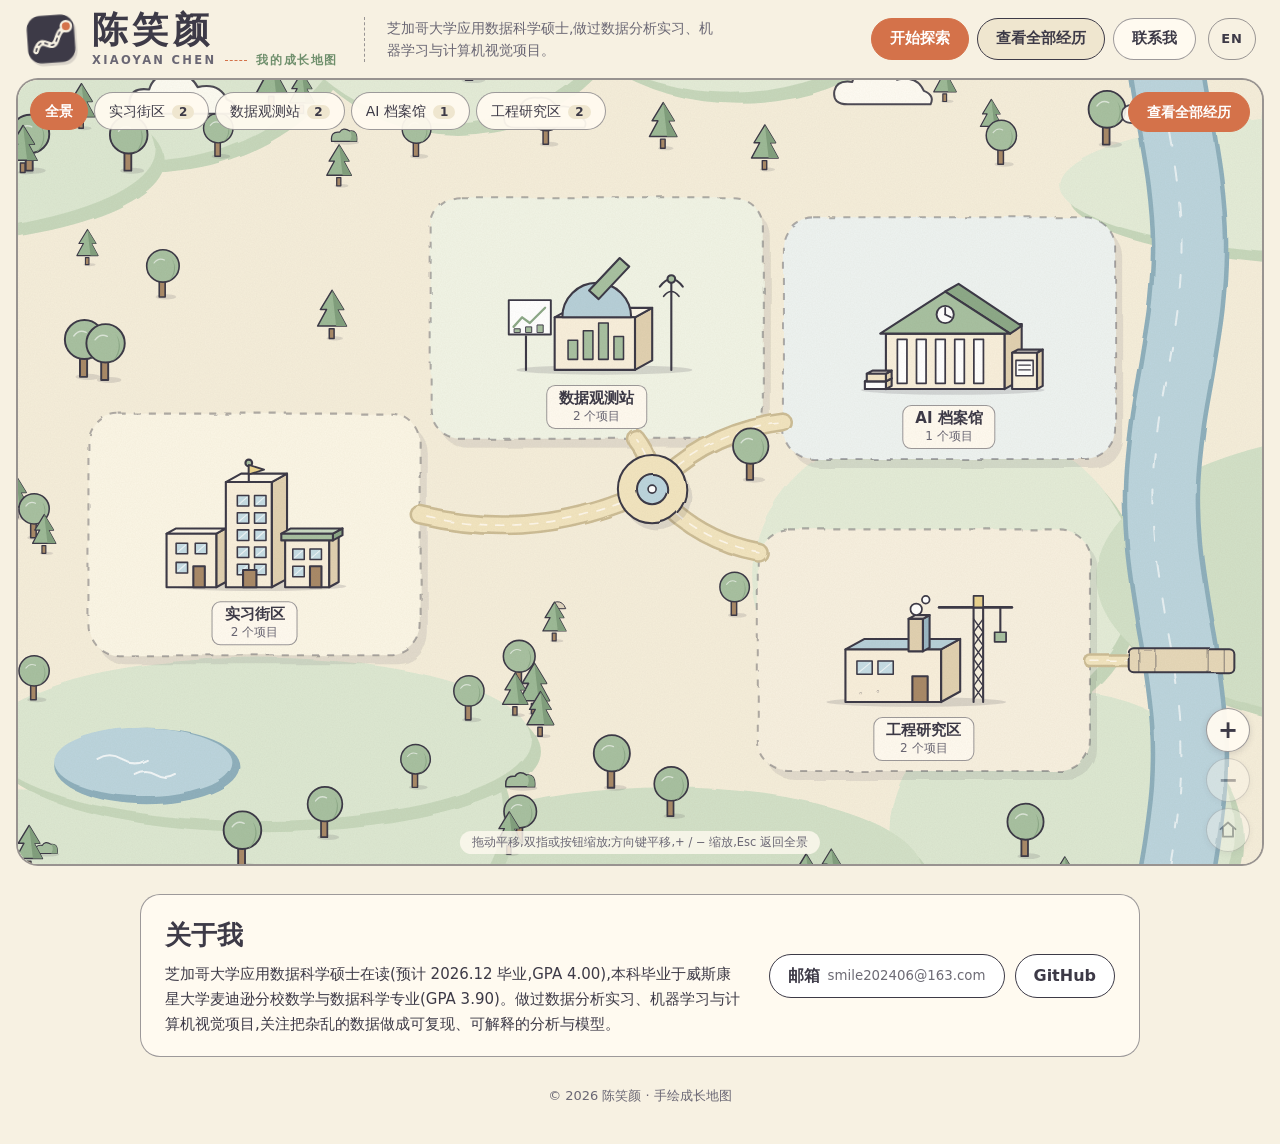
<file: index.html>
<!doctype html>
<html lang="zh-CN">
<head>
  <meta charset="utf-8">
  <meta name="viewport" content="width=device-width, initial-scale=1">
  <title>陈笑颜 · 成长地图</title>
  <meta name="description" content="陈笑颜的作品集:一座按主题分区的手绘数据小镇,每栋建筑对应一段真实的数据分析、机器学习与产品经历。">
  <link rel="icon" href="data:image/svg+xml,%3Csvg xmlns='http://www.w3.org/2000/svg' viewBox='0 0 64 64'%3E%3Crect width='64' height='64' rx='14' fill='%23f7f1e2'/%3E%3Cpath d='M12 44 Q24 20 36 38 T54 22' fill='none' stroke='%233d3a47' stroke-width='5' stroke-linecap='round'/%3E%3Ccircle cx='54' cy='22' r='6' fill='%23d4724a'/%3E%3C/svg%3E">
  <link rel="stylesheet" href="style.css">
</head>
<body>
  <a class="skip" href="#vp" id="skip">跳到地图</a>

  <svg width="0" height="0" style="position:absolute" aria-hidden="true" focusable="false">
    <filter id="rough" x="-2%" y="-2%" width="104%" height="104%">
      <feTurbulence type="fractalNoise" baseFrequency="0.02" numOctaves="2" seed="4" result="n"/>
      <feDisplacementMap in="SourceGraphic" in2="n" scale="5"/>
    </filter>
  </svg>

  <header class="mast" id="intro">
    <div class="id">
      <svg class="seal" viewBox="0 0 48 48" aria-hidden="true" focusable="false">
        <rect x="3" y="3" width="42" height="42" rx="12" fill="#3d3a47"/>
        <path d="M10 34 C16 17 24 38 29 25 S36 19 38 14" fill="none" stroke="#f7f1e2" stroke-width="5" stroke-linecap="round"/>
        <path d="M10 34 C16 17 24 38 29 25 S36 19 38 14" fill="none" stroke="#3d3a47" stroke-width="1.3" stroke-dasharray="2.5 3.5" stroke-linecap="round"/>
        <circle cx="38" cy="13.5" r="4.6" fill="#d4724a" stroke="#f7f1e2" stroke-width="2"/>
      </svg>
      <div class="who">
        <h1 id="map-title" tabindex="-1"></h1>
        <p class="sub" id="sub"></p>
      </div>
    </div>
    <p class="tagline" id="tagline"></p>
    <div class="mast-r">
      <div class="actions">
        <button type="button" class="btn primary" id="btn-start"></button>
        <button type="button" class="btn strong" id="btn-all"></button>
        <button type="button" class="btn" id="btn-contact"></button>
      </div>
      <button type="button" class="lang" id="lang"></button>
    </div>
  </header>

  <main>
    <section class="stage" id="stage">
      <div class="vp" id="vp" tabindex="0" role="group">
        <div class="world" id="world"></div>
        <div class="paper" aria-hidden="true"></div>
        <div class="chips" id="chips"></div>
        <button type="button" class="pill" id="vp-all"></button>
        <div class="ctrl" id="ctrl">
          <button type="button" id="z-in"></button>
          <button type="button" id="z-out"></button>
          <button type="button" id="z-home"></button>
        </div>
        <p class="maphelp" id="maphelp"></p>
      </div>
      <div class="dlist" id="dlist" hidden></div>
    </section>

    <section class="about" id="contact" tabindex="-1" aria-labelledby="about-title">
      <div>
        <h2 id="about-title"></h2>
        <p id="about-text"></p>
      </div>
      <ul class="contact-links" id="contact-links"></ul>
    </section>
  </main>

  <footer class="foot" id="foot"></footer>

  <!-- 详情面板:桌面端为右侧面板,手机端为底部面板 -->
  <div class="scrim" id="scrim" hidden></div>
  <aside class="panel" id="panel" role="dialog" aria-labelledby="panel-title" inert>
    <div class="grab" aria-hidden="true"></div>
    <div class="panel-bar">
      <button type="button" class="nav-btn" id="prev"></button>
      <span class="count" id="count"></span>
      <button type="button" class="nav-btn" id="next"></button>
      <button type="button" class="x-btn" id="close"></button>
    </div>
    <div class="panel-body" id="panel-body"></div>
  </aside>

  <!-- 全部经历:按时间排序 -->
  <dialog class="log" id="log" aria-labelledby="log-title">
    <div class="log-head">
      <div>
        <h2 id="log-title"></h2>
        <p id="log-hint"></p>
      </div>
      <button type="button" class="x-btn" id="log-close"></button>
    </div>
    <ol class="log-list" id="log-list"></ol>
  </dialog>

  <div class="sr-only" id="live" role="status" aria-live="polite"></div>

  <script src="data.js"></script>
  <script src="icons.js"></script>
  <script src="app.js"></script>
</body>
</html>
</file>
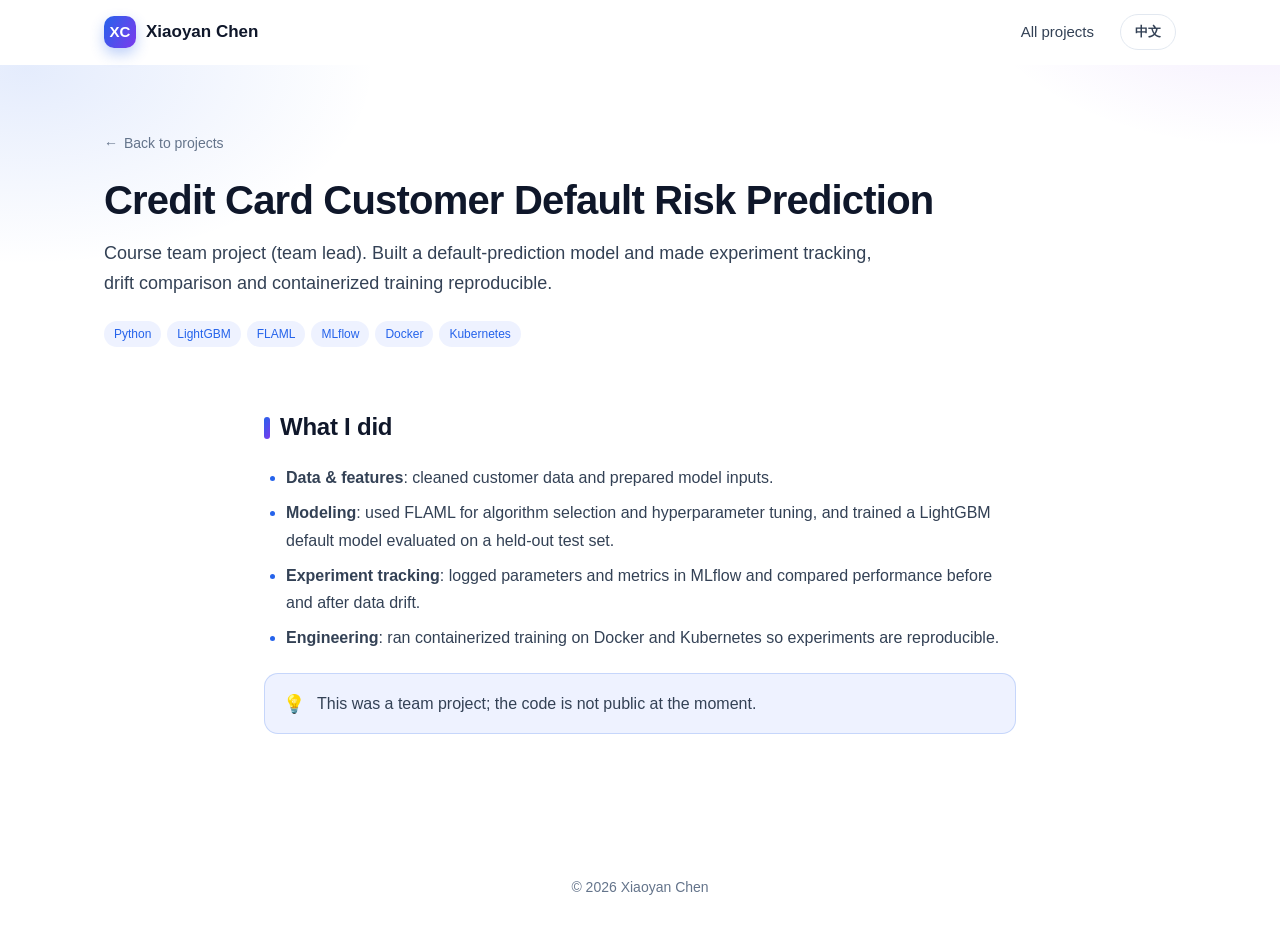
<file: projects/credit-risk.html>
<!DOCTYPE html>
<html lang="zh-CN" data-lang="zh">
<head>
  <meta charset="utf-8">
  <meta name="viewport" content="width=device-width, initial-scale=1">
  <link rel="icon" href="data:image/svg+xml,%3Csvg xmlns='http://www.w3.org/2000/svg' viewBox='0 0 64 64'%3E%3Cdefs%3E%3ClinearGradient id='g' x1='0' y1='0' x2='1' y2='1'%3E%3Cstop offset='0' stop-color='%232563eb'/%3E%3Cstop offset='1' stop-color='%237c3aed'/%3E%3C/linearGradient%3E%3C/defs%3E%3Crect width='64' height='64' rx='16' fill='url(%23g)'/%3E%3Ctext x='32' y='43' font-size='30' text-anchor='middle' fill='white' font-family='Arial' font-weight='700'%3EXC%3C/text%3E%3C/svg%3E">
  <title>信用卡客户违约风险预测 | Xiaoyan Chen</title>
  <link rel="stylesheet" href="../assets/css/style.css">
  <script src="../assets/js/lang.js"></script>
</head>
<body>
<nav class="nav">
  <div class="wrap">
    <a class="brand" href="../index.html"><span class="mono">XC</span><span class="zh">陈笑颜</span><span class="en">Xiaoyan Chen</span></a>
    <div class="nav-links">
      <a class="keep" href="../index.html#projects"><span class="zh">全部项目</span><span class="en">All projects</span></a>
      <button class="lang-btn" data-toggle-lang type="button"><span class="zh">EN</span><span class="en">中文</span></button>
    </div>
  </div>
</nav>

<header class="detail-hero">
  <div class="wrap">
    <a class="crumb" href="../index.html#projects">← <span class="zh">返回项目列表</span><span class="en">Back to projects</span></a>
    <h1><span class="zh">信用卡客户违约风险预测</span><span class="en">Credit Card Customer Default Risk Prediction</span></h1>
    <p class="lead">
      <span class="zh">课程团队项目(担任组长):构建违约预测模型,并把实验管理、数据漂移对比和容器化训练做成可复现的流程。</span>
      <span class="en">Course team project (team lead). Built a default-prediction model and made experiment tracking, drift comparison and containerized training reproducible.</span>
    </p>
    <div class="tags"><span class="tag">Python</span><span class="tag">LightGBM</span><span class="tag">FLAML</span><span class="tag">MLflow</span><span class="tag">Docker</span><span class="tag">Kubernetes</span></div>
  </div>
</header>

<section style="padding-top:8px">
  <div class="wrap prose reveal">
    <h2 style="margin-top:0"><span class="zh">我负责的部分</span><span class="en">What I did</span></h2>
    <ul>
      <li><span class="zh"><b>数据与特征</b>:完成客户数据清洗和模型输入特征处理。</span><span class="en"><b>Data &amp; features</b>: cleaned customer data and prepared model inputs.</span></li>
      <li><span class="zh"><b>模型</b>:使用 FLAML 自动进行算法选择与超参数优化,训练 LightGBM 违约预测模型,并在独立测试集上评估。</span><span class="en"><b>Modeling</b>: used FLAML for algorithm selection and hyperparameter tuning, and trained a LightGBM default model evaluated on a held-out test set.</span></li>
      <li><span class="zh"><b>实验管理</b>:用 MLflow 记录参数与指标,对比数据漂移前后的模型表现。</span><span class="en"><b>Experiment tracking</b>: logged parameters and metrics in MLflow and compared performance before and after data drift.</span></li>
      <li><span class="zh"><b>工程化</b>:通过 Docker 与 Kubernetes 运行容器化训练流程,保证实验可复现。</span><span class="en"><b>Engineering</b>: ran containerized training on Docker and Kubernetes so experiments are reproducible.</span></li>
    </ul>
    <div class="callout">
      <span class="zh">这是团队项目,目前暂无公开代码。</span>
      <span class="en">This was a team project; the code is not public at the moment.</span>
    </div>
  </div>
</section>

<footer>© <span id="year">2026</span> <span class="zh">陈笑颜</span><span class="en">Xiaoyan Chen</span></footer>
</body>
</html>
</file>
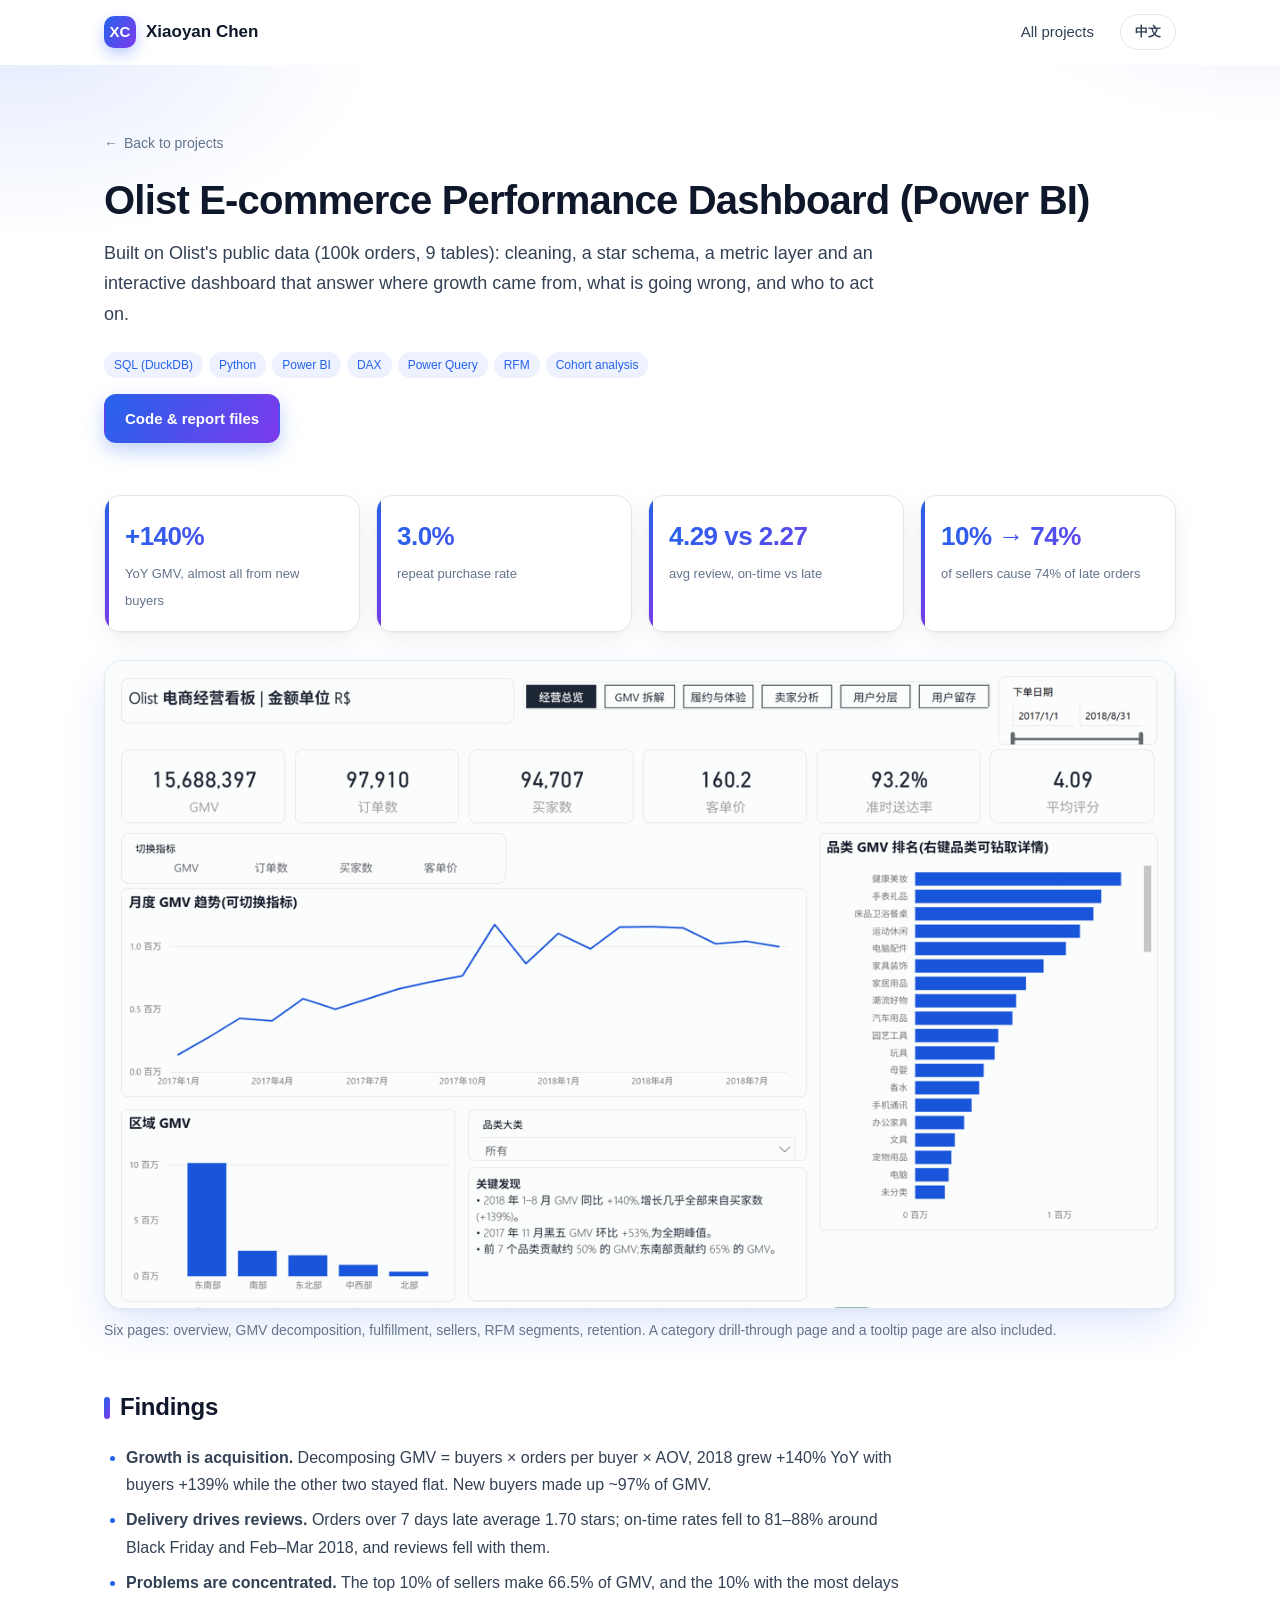
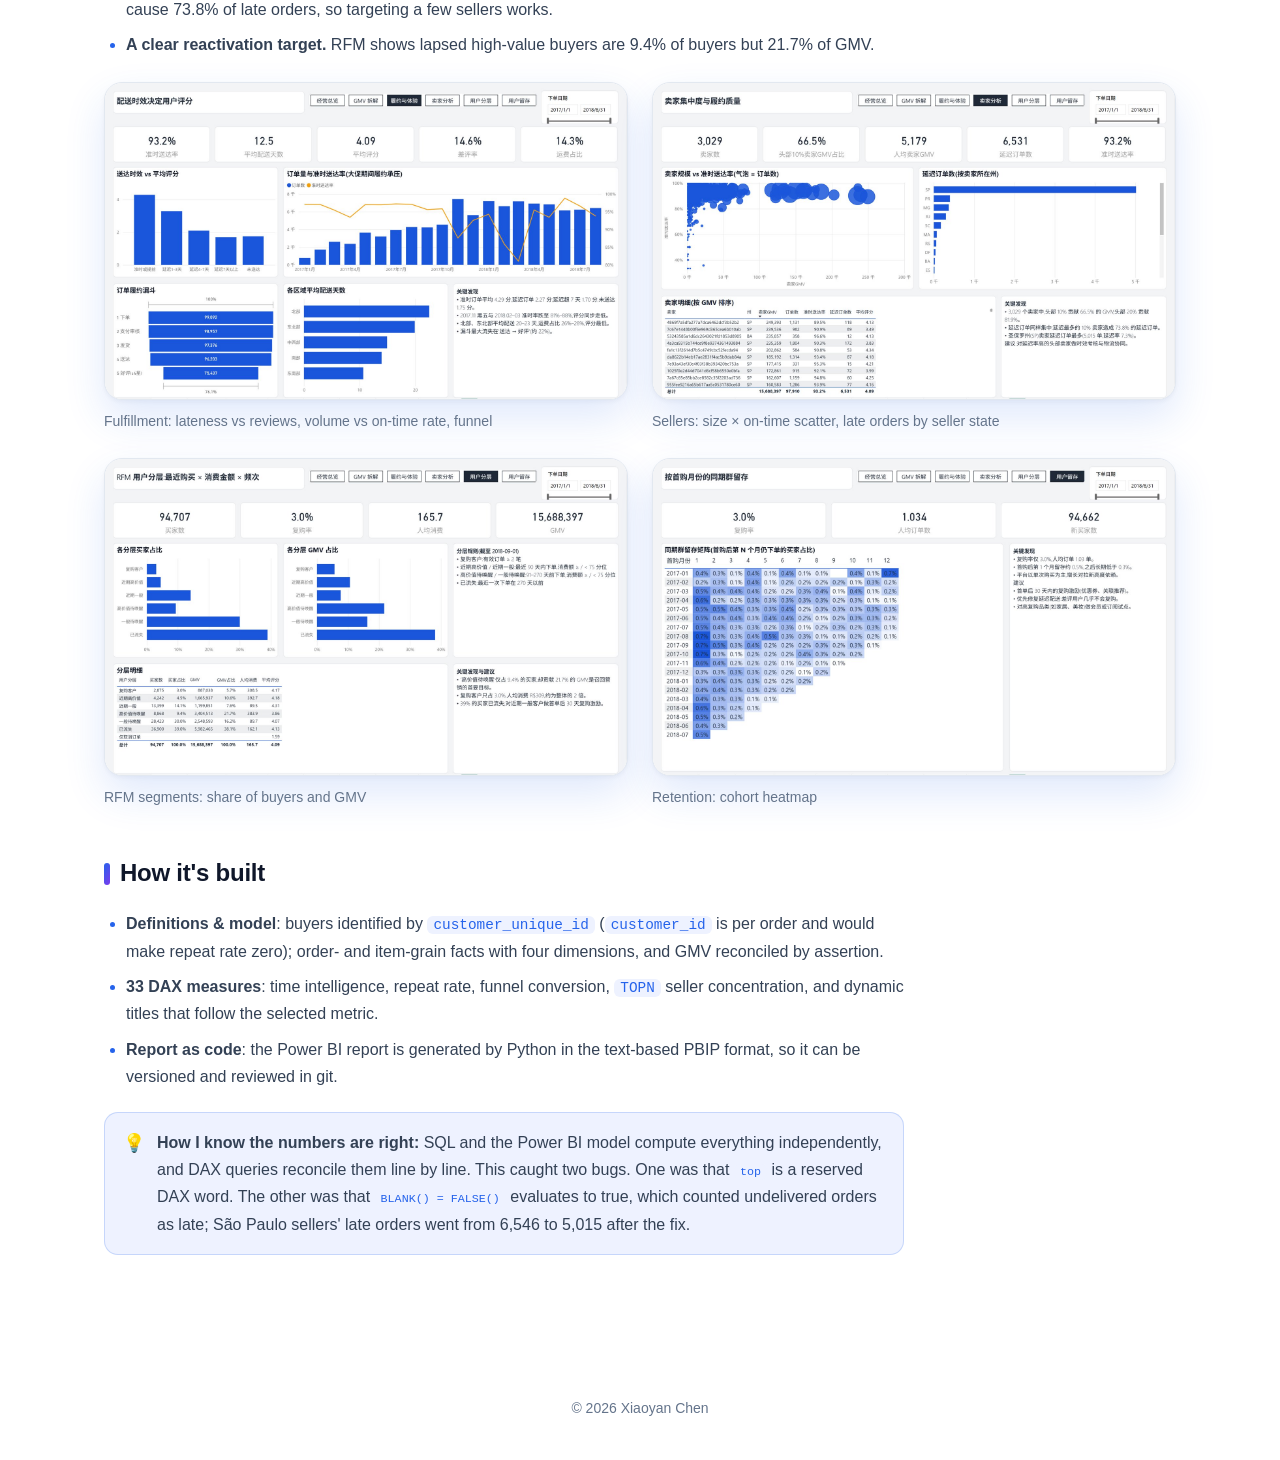
<file: projects/olist-bi.html>
<!DOCTYPE html>
<html lang="zh-CN" data-lang="zh">
<head>
  <meta charset="utf-8">
  <meta name="viewport" content="width=device-width, initial-scale=1">
  <link rel="icon" href="data:image/svg+xml,%3Csvg xmlns='http://www.w3.org/2000/svg' viewBox='0 0 64 64'%3E%3Cdefs%3E%3ClinearGradient id='g' x1='0' y1='0' x2='1' y2='1'%3E%3Cstop offset='0' stop-color='%232563eb'/%3E%3Cstop offset='1' stop-color='%237c3aed'/%3E%3C/linearGradient%3E%3C/defs%3E%3Crect width='64' height='64' rx='16' fill='url(%23g)'/%3E%3Ctext x='32' y='43' font-size='30' text-anchor='middle' fill='white' font-family='Arial' font-weight='700'%3EXC%3C/text%3E%3C/svg%3E">
  <title>Olist 电商经营分析看板 | Xiaoyan Chen</title>
  <link rel="stylesheet" href="../assets/css/style.css">
  <script src="../assets/js/lang.js"></script>
</head>
<body>
<nav class="nav">
  <div class="wrap">
    <a class="brand" href="../index.html"><span class="mono">XC</span><span class="zh">陈笑颜</span><span class="en">Xiaoyan Chen</span></a>
    <div class="nav-links">
      <a class="keep" href="../index.html#projects"><span class="zh">全部项目</span><span class="en">All projects</span></a>
      <button class="lang-btn" data-toggle-lang type="button"><span class="zh">EN</span><span class="en">中文</span></button>
    </div>
  </div>
</nav>

<header class="detail-hero">
  <div class="wrap">
    <a class="crumb" href="../index.html#projects">← <span class="zh">返回项目列表</span><span class="en">Back to projects</span></a>
    <h1><span class="zh">Olist 电商经营分析看板(Power BI)</span><span class="en">Olist E-commerce Performance Dashboard (Power BI)</span></h1>
    <p class="lead">
      <span class="zh">基于巴西电商 Olist 公开的 10 万笔订单、9 张业务表,完成数据清洗、星型建模、指标体系和交互看板,回答"增长从哪里来、问题出在哪里、该对谁做什么"。</span>
      <span class="en">Built on Olist's public data (100k orders, 9 tables): cleaning, a star schema, a metric layer and an interactive dashboard that answer where growth came from, what is going wrong, and who to act on.</span>
    </p>
    <div class="tags"><span class="tag">SQL (DuckDB)</span><span class="tag">Python</span><span class="tag">Power BI</span><span class="tag">DAX</span><span class="tag">Power Query</span><span class="tag">RFM</span><span class="tag">Cohort analysis</span></div>
    <div class="btns">
      <a class="btn primary" href="https://github.com/Xchen-Xiaoyan/olist-bi-dashboard" target="_blank" rel="noopener"><span class="zh">查看代码与报表文件</span><span class="en">Code &amp; report files</span></a>
    </div>
  </div>
</header>

<section style="padding-top:8px">
  <div class="wrap">
    <div class="metrics reveal">
      <div class="metric"><b>+140%</b><span class="zh">GMV 同比,几乎全部来自拉新</span><span class="en">YoY GMV, almost all from new buyers</span></div>
      <div class="metric"><b>3.0%</b><span class="zh">复购率</span><span class="en">repeat purchase rate</span></div>
      <div class="metric"><b>4.29 vs 2.27</b><span class="zh">准时 vs 延迟订单的平均评分</span><span class="en">avg review, on-time vs late</span></div>
      <div class="metric"><b>10% → 74%</b><span class="zh">10% 的卖家造成 74% 的延迟订单</span><span class="en">of sellers cause 74% of late orders</span></div>
    </div>

    <figure class="reveal" style="margin-top:28px">
      <div class="shot"><img src="../assets/img/olist-tour.gif" alt="Dashboard page tour"></div>
      <figcaption><span class="zh">6 个页面:经营总览、GMV 拆解、履约与体验、卖家分析、用户分层(RFM)、用户留存。另有品类钻取页和悬停提示页。</span><span class="en">Six pages: overview, GMV decomposition, fulfillment, sellers, RFM segments, retention. A category drill-through page and a tooltip page are also included.</span></figcaption>
    </figure>

    <div class="prose reveal">
      <h2><span class="zh">核心发现</span><span class="en">Findings</span></h2>
      <ul>
        <li><span class="zh"><b>增长靠拉新。</b>按 GMV = 买家数 × 人均订单数 × 客单价 拆解,2018 年 GMV 同比 +140%,买家数 +139%,另外两项基本持平;新买家贡献约 97% 的 GMV。</span><span class="en"><b>Growth is acquisition.</b> Decomposing GMV = buyers × orders per buyer × AOV, 2018 grew +140% YoY with buyers +139% while the other two stayed flat. New buyers made up ~97% of GMV.</span></li>
        <li><span class="zh"><b>配送时效决定评分。</b>延迟超过 7 天的订单平均只有 1.70 分;黑五与 2018 年 2–3 月准时率跌到 81%–88%,评分同步走低。</span><span class="en"><b>Delivery drives reviews.</b> Orders over 7 days late average 1.70 stars; on-time rates fell to 81–88% around Black Friday and Feb–Mar 2018, and reviews fell with them.</span></li>
        <li><span class="zh"><b>问题高度集中。</b>头部 10% 的卖家贡献 66.5% 的 GMV,延迟最多的 10% 卖家造成 73.8% 的延迟订单。只针对少数卖家做治理就能见效。</span><span class="en"><b>Problems are concentrated.</b> The top 10% of sellers make 66.5% of GMV, and the 10% with the most delays cause 73.8% of late orders, so targeting a few sellers works.</span></li>
        <li><span class="zh"><b>召回目标明确。</b>RFM 分层中,"高价值待唤醒"客户只占 9.4% 的买家,却贡献 21.7% 的 GMV。</span><span class="en"><b>A clear reactivation target.</b> RFM shows lapsed high-value buyers are 9.4% of buyers but 21.7% of GMV.</span></li>
      </ul>
    </div>

    <div class="grid-2" style="margin-top:24px">
      <figure class="reveal"><div class="shot"><img src="../assets/img/olist-fulfillment.jpg" alt="Fulfillment page" loading="lazy"></div>
        <figcaption><span class="zh">履约与体验:送达时效 vs 评分、订单量与准时率、履约漏斗</span><span class="en">Fulfillment: lateness vs reviews, volume vs on-time rate, funnel</span></figcaption></figure>
      <figure class="reveal"><div class="shot"><img src="../assets/img/olist-sellers.jpg" alt="Seller page" loading="lazy"></div>
        <figcaption><span class="zh">卖家分析:规模 × 准时率散点图,延迟订单按卖家所在州</span><span class="en">Sellers: size × on-time scatter, late orders by seller state</span></figcaption></figure>
      <figure class="reveal"><div class="shot"><img src="../assets/img/olist-rfm.jpg" alt="RFM page" loading="lazy"></div>
        <figcaption><span class="zh">用户分层:各 RFM 分层的买家与 GMV 占比</span><span class="en">RFM segments: share of buyers and GMV</span></figcaption></figure>
      <figure class="reveal"><div class="shot"><img src="../assets/img/olist-retention.jpg" alt="Retention page" loading="lazy"></div>
        <figcaption><span class="zh">用户留存:同期群热力矩阵</span><span class="en">Retention: cohort heatmap</span></figcaption></figure>
    </div>

    <div class="prose reveal">
      <h2><span class="zh">技术实现</span><span class="en">How it's built</span></h2>
      <ul>
        <li><span class="zh"><b>口径与建模</b>:用 <code>customer_unique_id</code> 识别真实买家(<code>customer_id</code> 每单一个,会让复购率变成 0);订单 / 商品双粒度事实表 + 四张维度表,并以对账断言校验 GMV。</span><span class="en"><b>Definitions &amp; model</b>: buyers identified by <code>customer_unique_id</code> (<code>customer_id</code> is per order and would make repeat rate zero); order- and item-grain facts with four dimensions, and GMV reconciled by assertion.</span></li>
        <li><span class="zh"><b>33 个 DAX 指标</b>:时间智能、复购率、漏斗转化、<code>TOPN</code> 头部卖家集中度、随所选指标变化的动态标题。</span><span class="en"><b>33 DAX measures</b>: time intelligence, repeat rate, funnel conversion, <code>TOPN</code> seller concentration, and dynamic titles that follow the selected metric.</span></li>
        <li><span class="zh"><b>报表即代码</b>:Power BI 报表以 PBIP 文本格式由 Python 生成,可以用 git 管理和审阅。</span><span class="en"><b>Report as code</b>: the Power BI report is generated by Python in the text-based PBIP format, so it can be versioned and reviewed in git.</span></li>
      </ul>
      <div class="callout">
        <span class="zh"><b>怎么确认数字是对的:</b>SQL 和 Power BI 模型各算一遍,用 DAX 查询逐项对账。这一步抓到了两个 bug。一个是 <code>top</code> 是 DAX 保留字。另一个是 <code>BLANK() = FALSE()</code> 为真,导致未送达订单被算成"延迟",圣保罗州卖家的延迟订单数因此从 6,546 修正为 5,015。</span>
        <span class="en"><b>How I know the numbers are right:</b> SQL and the Power BI model compute everything independently, and DAX queries reconcile them line by line. This caught two bugs. One was that <code>top</code> is a reserved DAX word. The other was that <code>BLANK() = FALSE()</code> evaluates to true, which counted undelivered orders as late; São Paulo sellers' late orders went from 6,546 to 5,015 after the fix.</span>
      </div>
    </div>
  </div>
</section>

<footer>© <span id="year">2026</span> <span class="zh">陈笑颜</span><span class="en">Xiaoyan Chen</span></footer>
</body>
</html>
</file>
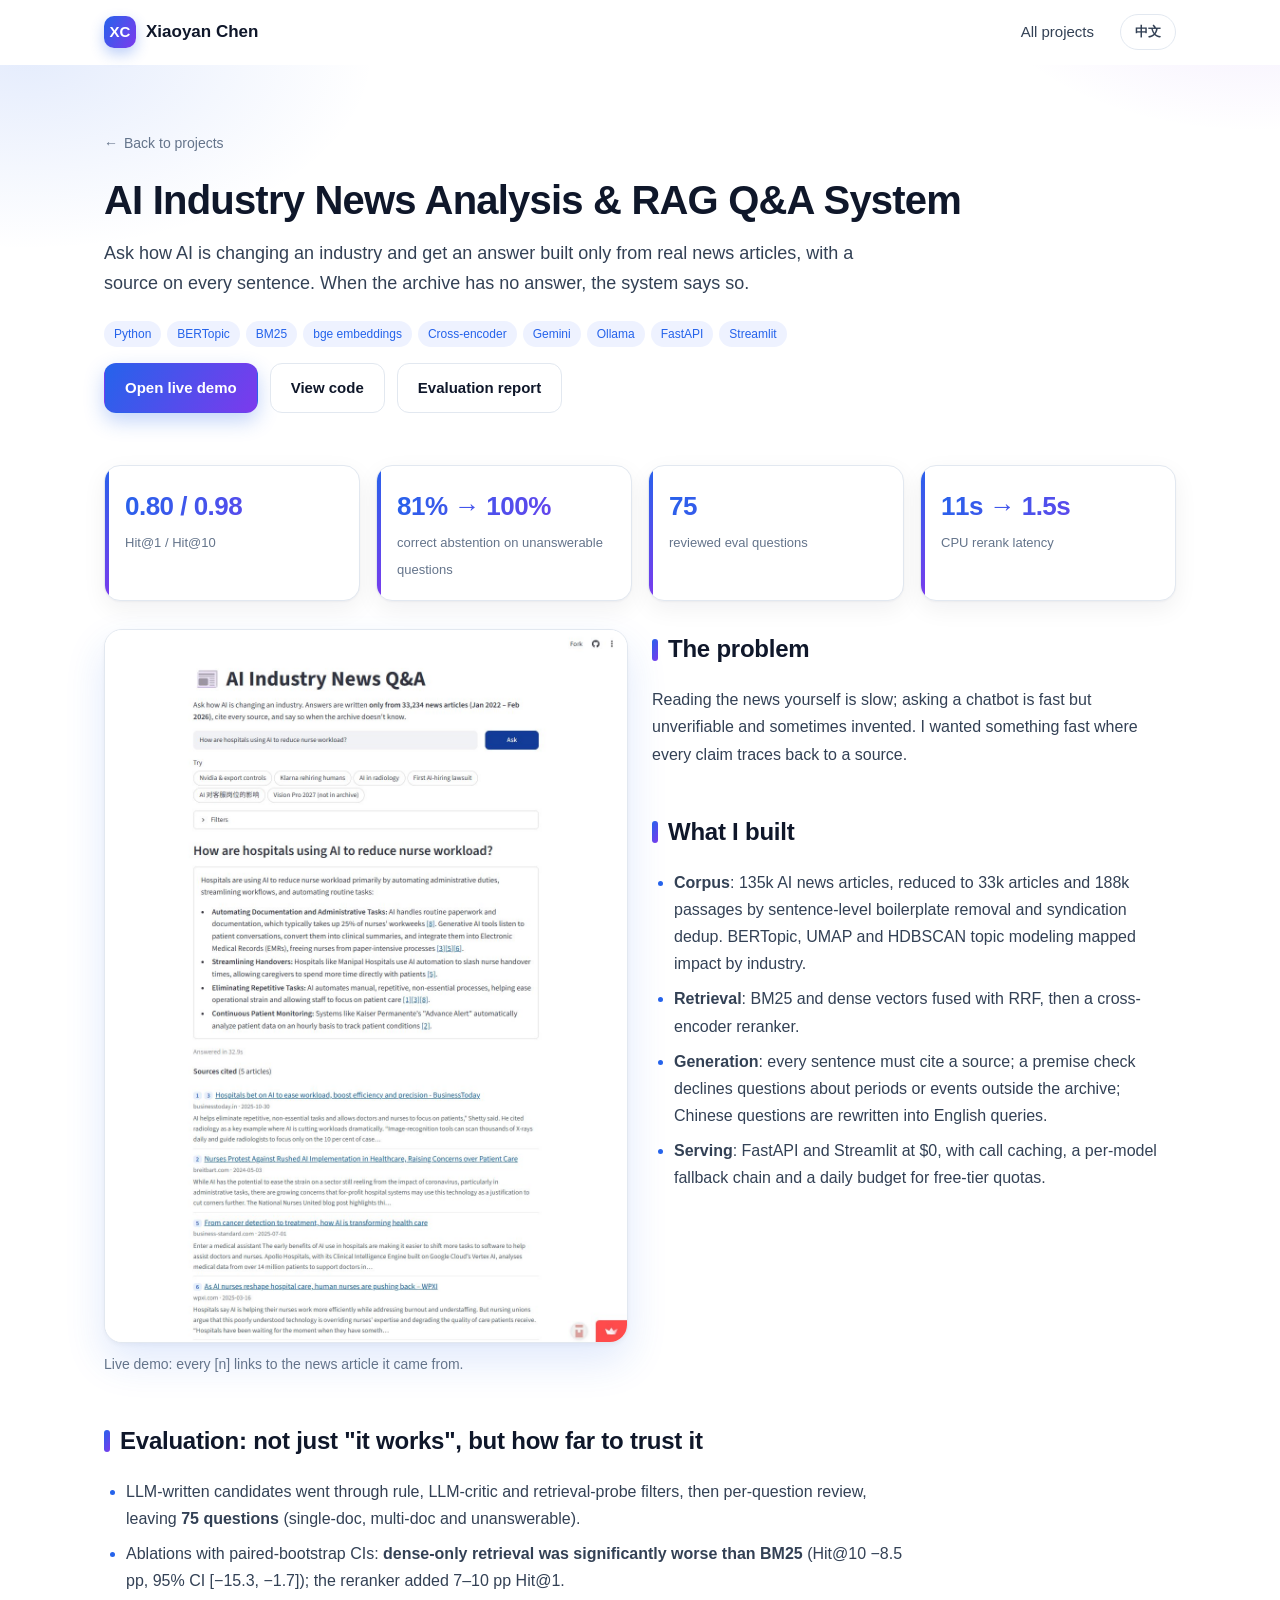
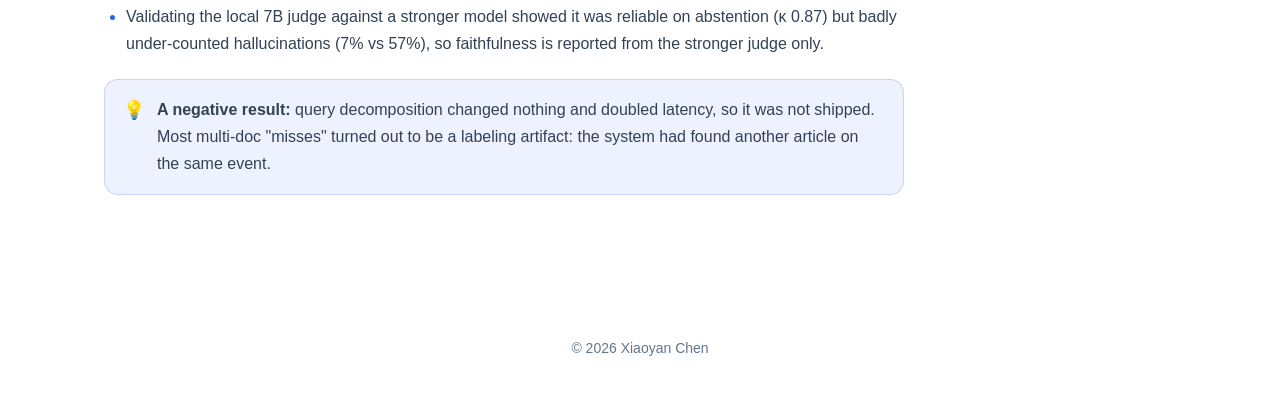
<file: projects/rag.html>
<!DOCTYPE html>
<html lang="zh-CN" data-lang="zh">
<head>
  <meta charset="utf-8">
  <meta name="viewport" content="width=device-width, initial-scale=1">
  <link rel="icon" href="data:image/svg+xml,%3Csvg xmlns='http://www.w3.org/2000/svg' viewBox='0 0 64 64'%3E%3Cdefs%3E%3ClinearGradient id='g' x1='0' y1='0' x2='1' y2='1'%3E%3Cstop offset='0' stop-color='%232563eb'/%3E%3Cstop offset='1' stop-color='%237c3aed'/%3E%3C/linearGradient%3E%3C/defs%3E%3Crect width='64' height='64' rx='16' fill='url(%23g)'/%3E%3Ctext x='32' y='43' font-size='30' text-anchor='middle' fill='white' font-family='Arial' font-weight='700'%3EXC%3C/text%3E%3C/svg%3E">
  <title>AI 行业新闻分析与 RAG 问答系统 | Xiaoyan Chen</title>
  <link rel="stylesheet" href="../assets/css/style.css">
  <script src="../assets/js/lang.js"></script>
</head>
<body>
<nav class="nav">
  <div class="wrap">
    <a class="brand" href="../index.html"><span class="mono">XC</span><span class="zh">陈笑颜</span><span class="en">Xiaoyan Chen</span></a>
    <div class="nav-links">
      <a class="keep" href="../index.html#projects"><span class="zh">全部项目</span><span class="en">All projects</span></a>
      <button class="lang-btn" data-toggle-lang type="button"><span class="zh">EN</span><span class="en">中文</span></button>
    </div>
  </div>
</nav>

<header class="detail-hero">
  <div class="wrap">
    <a class="crumb" href="../index.html#projects">← <span class="zh">返回项目列表</span><span class="en">Back to projects</span></a>
    <h1><span class="zh">AI 行业新闻分析与 RAG 问答系统</span><span class="en">AI Industry News Analysis &amp; RAG Q&amp;A System</span></h1>
    <p class="lead">
      <span class="zh">问"AI 如何改变某个行业",得到只依据真实新闻、逐句标注来源的回答;新闻库里没有答案时,系统会明确说不知道。</span>
      <span class="en">Ask how AI is changing an industry and get an answer built only from real news articles, with a source on every sentence. When the archive has no answer, the system says so.</span>
    </p>
    <div class="tags"><span class="tag">Python</span><span class="tag">BERTopic</span><span class="tag">BM25</span><span class="tag">bge embeddings</span><span class="tag">Cross-encoder</span><span class="tag">Gemini</span><span class="tag">Ollama</span><span class="tag">FastAPI</span><span class="tag">Streamlit</span></div>
    <div class="btns">
      <a class="btn primary" href="https://ai-news-rag.streamlit.app" target="_blank" rel="noopener"><span class="zh">打开在线演示</span><span class="en">Open live demo</span></a>
      <a class="btn" href="https://github.com/Xchen-Xiaoyan/ai-news-rag" target="_blank" rel="noopener"><span class="zh">查看代码</span><span class="en">View code</span></a>
      <a class="btn" href="https://github.com/Xchen-Xiaoyan/ai-news-rag/blob/main/eval/REPORT.md" target="_blank" rel="noopener"><span class="zh">评测报告</span><span class="en">Evaluation report</span></a>
    </div>
  </div>
</header>

<section style="padding-top:8px">
  <div class="wrap">
    <div class="metrics reveal">
      <div class="metric"><b>0.80 / 0.98</b><span>Hit@1 / Hit@10</span></div>
      <div class="metric"><b>81% → 100%</b><span class="zh">无法回答题的正确拒答率</span><span class="en">correct abstention on unanswerable questions</span></div>
      <div class="metric"><b>75</b><span class="zh">题人工审核评测集</span><span class="en">reviewed eval questions</span></div>
      <div class="metric"><b>11s → 1.5s</b><span class="zh">CPU 重排延迟</span><span class="en">CPU rerank latency</span></div>
    </div>

    <div class="grid-2" style="margin-top:28px; align-items:start">
      <figure class="reveal">
        <div class="shot"><img src="../assets/img/rag-demo.jpg" alt="Live demo answering a question with citations"></div>
        <figcaption><span class="zh">在线演示:回答中的 [n] 可点击跳转到对应新闻。</span><span class="en">Live demo: every [n] links to the news article it came from.</span></figcaption>
      </figure>
      <div class="prose reveal">
        <h2 style="margin-top:0"><span class="zh">要解决的问题</span><span class="en">The problem</span></h2>
        <p><span class="zh">想了解 AI 对某个行业的影响,自己翻新闻太慢,直接问大模型又无法核实,还可能编造。我希望做一个"快、而且每句话都能追溯到原文"的工具。</span><span class="en">Reading the news yourself is slow; asking a chatbot is fast but unverifiable and sometimes invented. I wanted something fast where every claim traces back to a source.</span></p>
        <h2><span class="zh">我做了什么</span><span class="en">What I built</span></h2>
        <ul>
          <li><span class="zh"><b>语料</b>:13.5 万篇 AI 新闻,经过句子级网页去噪与转载去重,剩 3.3 万篇 / 18.8 万段;先用 BERTopic、UMAP、HDBSCAN 做主题建模,分析行业影响。</span><span class="en"><b>Corpus</b>: 135k AI news articles, reduced to 33k articles and 188k passages by sentence-level boilerplate removal and syndication dedup. BERTopic, UMAP and HDBSCAN topic modeling mapped impact by industry.</span></li>
          <li><span class="zh"><b>检索</b>:BM25 与向量检索混合(RRF 融合),再用交叉编码器重排序。</span><span class="en"><b>Retrieval</b>: BM25 and dense vectors fused with RRF, then a cross-encoder reranker.</span></li>
          <li><span class="zh"><b>生成</b>:要求每句话标注来源;加入"前提校验",问题涉及语料之外的时间或事件时主动拒答;中文问题先改写成英文检索词。</span><span class="en"><b>Generation</b>: every sentence must cite a source; a premise check declines questions about periods or events outside the archive; Chinese questions are rewritten into English queries.</span></li>
          <li><span class="zh"><b>部署</b>:FastAPI + Streamlit,零成本上线;调用缓存、多模型降级和每日调用上限应对免费额度。</span><span class="en"><b>Serving</b>: FastAPI and Streamlit at $0, with call caching, a per-model fallback chain and a daily budget for free-tier quotas.</span></li>
        </ul>
      </div>
    </div>

    <div class="prose reveal">
      <h2><span class="zh">评测:不只看"能跑",还要知道它有多可信</span><span class="en">Evaluation: not just "it works", but how far to trust it</span></h2>
      <ul>
        <li><span class="zh">LLM 生成候选题,经规则过滤、LLM 评审和检索反证三道质检,再逐题审核,最终得到 <b>75 题</b>(单文档 / 跨文档 / 无法回答)。</span><span class="en">LLM-written candidates went through rule, LLM-critic and retrieval-probe filters, then per-question review, leaving <b>75 questions</b> (single-doc, multi-doc and unanswerable).</span></li>
        <li><span class="zh">消融实验加配对 bootstrap 置信区间:<b>纯向量检索显著差于 BM25</b>(Hit@10 −8.5pp,95% CI [−15.3, −1.7]);重排序让 Hit@1 提升 7–10pp。</span><span class="en">Ablations with paired-bootstrap CIs: <b>dense-only retrieval was significantly worse than BM25</b> (Hit@10 −8.5 pp, 95% CI [−15.3, −1.7]); the reranker added 7–10 pp Hit@1.</span></li>
        <li><span class="zh">用更强的模型复核本地 7B 裁判:拒答判断可靠(κ 0.87),但它严重低估了幻觉(7% vs 57%)。所以忠实度只采用强裁判的结果。</span><span class="en">Validating the local 7B judge against a stronger model showed it was reliable on abstention (κ 0.87) but badly under-counted hallucinations (7% vs 57%), so faithfulness is reported from the stronger judge only.</span></li>
      </ul>
      <div class="callout">
        <span class="zh"><b>一个负面结果:</b>问题分解没有带来任何提升,延迟还增加了一倍,所以没有上线。追查发现,跨文档题的"漏召回"大多是标注问题:系统其实找到了报道同一事件的另一篇文章。</span>
        <span class="en"><b>A negative result:</b> query decomposition changed nothing and doubled latency, so it was not shipped. Most multi-doc "misses" turned out to be a labeling artifact: the system had found another article on the same event.</span>
      </div>
    </div>
  </div>
</section>

<footer>© <span id="year">2026</span> <span class="zh">陈笑颜</span><span class="en">Xiaoyan Chen</span></footer>
</body>
</html>
</file>
<file: style.css>
:root {
  --paper: #f7f1e2;
  --paper-2: #efe6cf;
  --ink: #3d3a47;
  --ink-soft: #6a6774;
  --line: rgba(61, 58, 71, .5);
  --sage: #a8c1a1;
  --sage-d: #6f8f6c;
  --mist: #bcd5de;
  --terra: #d4724a;
  --terra-d: #b65a35;
  --panel-w: 440px;
  --font-body: "PingFang SC", "Microsoft YaHei", "Noto Sans SC", system-ui, sans-serif;
  --font-hand: "KaiTi", "Kaiti SC", "STKaiti", "AR PL UKai CN", serif;
}
* { box-sizing: border-box; }
html { -webkit-text-size-adjust: 100%; scroll-behavior: smooth; }
body { margin: 0; background: var(--paper); color: var(--ink); font: 16px/1.65 var(--font-body); }
body.sheet-open { overflow: hidden; }
button { font: inherit; color: inherit; cursor: pointer; }
a { color: var(--terra-d); }
:focus-visible { outline: 3px solid var(--terra); outline-offset: 3px; border-radius: 6px; }
.sr-only { position: absolute; width: 1px; height: 1px; overflow: hidden; clip: rect(0 0 0 0); white-space: nowrap; }
.skip { position: absolute; left: 8px; top: -60px; background: var(--ink); color: #fff; padding: 8px 14px; border-radius: 8px; z-index: 99; }
.skip:focus { top: 8px; }

/* ---------- 顶部:印章 + 姓名 + 一句话 + 入口 ---------- */
.mast { display: grid; grid-template-columns: auto minmax(0, 1fr) auto; align-items: center; gap: 8px 26px; margin: 0 16px; padding: 12px 8px 12px; }
.id { display: flex; align-items: center; gap: 14px; min-width: 0; }
.seal { flex: none; width: 54px; height: 54px; transform: rotate(-4deg); filter: drop-shadow(2px 3px 0 rgba(61, 58, 71, .16)); }
.who { min-width: 0; }
.mast h1 { margin: 0; font-family: var(--font-hand); font-size: 36px; line-height: 1.05; letter-spacing: .12em; font-weight: 700; outline: none; white-space: nowrap; }
.sub { display: flex; align-items: center; gap: 9px; margin: 5px 0 0; font-size: 11.5px; line-height: 1; letter-spacing: .2em; color: var(--ink-soft); font-weight: 600; white-space: nowrap; }
.sub i { width: 22px; height: 0; border-top: 1.5px dashed var(--terra); }
.sub span:last-child { color: var(--sage-d); letter-spacing: .14em; }
.tagline { margin: 0; padding-left: 22px; border-left: 1.5px dashed var(--line); font-size: 14px; line-height: 1.6; color: var(--ink-soft); max-width: 40ch; }
.mast-r { display: flex; align-items: center; gap: 12px; }
.actions { display: flex; gap: 8px; }
.btn { min-height: 42px; padding: 7px 18px; border: 1.5px solid var(--line); border-radius: 999px; background: #fffaf0; font-weight: 700; font-size: 14.5px; white-space: nowrap; transition: background .15s, transform .12s; }
.btn:hover { background: #fff; transform: translateY(-1px); }
.btn.strong { border-color: var(--ink); background: var(--paper-2); }
.btn.primary { background: var(--terra); border-color: var(--terra); color: #fff; }
.btn.primary:hover { background: var(--terra-d); }
.lang { min-width: 48px; min-height: 42px; padding: 4px 12px; border: 1.5px solid var(--line); border-radius: 999px; background: transparent; font-weight: 700; font-size: 13px; letter-spacing: .06em; }
.lang:hover { background: #fffaf0; border-color: var(--ink); }

/* ---------- 地图视口 ---------- */
.stage { position: relative; margin: 0 16px; }
.vp {
  position: relative; overflow: hidden; background: #f5eedb;
  height: clamp(440px, calc(100vh - 112px), 900px);
  border: 2px solid var(--line); border-radius: 22px;
  touch-action: pan-y; user-select: none; -webkit-user-select: none; cursor: grab; outline-offset: -4px;
}
.vp.dragging { cursor: grabbing; }
.vp.dragging .world { transition: none !important; }
.paper { position: absolute; inset: 0; z-index: 2; pointer-events: none; opacity: .6; mix-blend-mode: multiply;
  background-image: url("data:image/svg+xml,%3Csvg xmlns='http://www.w3.org/2000/svg' width='160' height='160'%3E%3Cfilter id='n'%3E%3CfeTurbulence type='fractalNoise' baseFrequency='.8' numOctaves='2' stitchTiles='stitch'/%3E%3CfeColorMatrix values='0 0 0 0 .55 0 0 0 0 .5 0 0 0 0 .4 0 0 0 .2 0'/%3E%3C/filter%3E%3Crect width='160' height='160' filter='url(%23n)'/%3E%3C/svg%3E"); }
.world { position: absolute; left: 0; top: 0; transform-origin: 0 0; --z: 1; }
.world.anim { transition: transform .65s cubic-bezier(.4, 0, .2, 1); }
.inroad { opacity: 0; transition: opacity .35s; }
.inroad.on { opacity: 1; }
.terrain { position: absolute; pointer-events: none; max-width: none; }
.decor { position: absolute; transform: translate(-50%, -100%); pointer-events: none; }
.decor svg { display: block; width: 100%; height: auto; overflow: visible; }
.decor.cloud { transform: translate(-50%, -50%); opacity: .9; animation: drift 16s ease-in-out infinite alternate; }
.decor.cloud.c2 { animation-duration: 22s; animation-direction: alternate-reverse; }
@keyframes drift { to { margin-left: 26px; } }

/* 随缩放保持固定大小的文字牌 */
.cs { transform: translateX(-50%) scale(calc(1 / var(--z))); transform-origin: 50% 0; }
.cs-b { transform: translateX(-50%) scale(calc(1 / var(--z))); transform-origin: 50% 100%; }
.cs-l { transform: scale(calc(1 / var(--z))); transform-origin: 0 0; }

/* 街区代表建筑(全景) */
.lm { position: absolute; z-index: 3; width: var(--lw); padding: 0; margin: 0; background: none; border: 0; transform: translate(-50%, -100%); transition: opacity .4s, visibility 0s; }
.lm-b { display: block; transition: transform .18s cubic-bezier(.3, 1.5, .5, 1); }
.lm-b svg { display: block; width: 100%; height: auto; overflow: visible; }
.lm:hover .lm-b, .lm:focus-visible .lm-b { transform: translateY(-6px); }
.lm:focus-visible { outline: none; }
.lm:focus-visible .lm-sign { outline: 3px solid var(--terra); outline-offset: 2px; }
.lm-sign { position: absolute; left: 50%; top: calc(100% + 4px); white-space: nowrap; padding: 3px 12px 4px; background: #fffaf0; border: 1.5px solid var(--line); border-radius: 9px; text-align: center; transition: border-color .15s, background .15s; }
.lm-sign b { display: block; font-size: 15px; line-height: 1.3; }
.lm-sign i { display: block; font-style: normal; font-size: 12px; color: var(--ink-soft); line-height: 1.3; }
.lm:hover .lm-sign, .lm:focus-visible .lm-sign { border-color: var(--terra); background: #fff; }
.lm.is-focused { opacity: 0; visibility: hidden; pointer-events: none; transition: opacity .35s, visibility 0s .35s; }
.lm.dim { opacity: .5; }
.dsign { position: absolute; z-index: 4; padding: 2px 11px 3px; background: #fffaf0; border: 1.5px solid var(--line); border-radius: 9px; font-size: 14px; pointer-events: none; opacity: 0; transition: opacity .3s; white-space: nowrap; }
.dsign.on { opacity: 1; }

/* 项目建筑(街区近景) */
.proj { position: absolute; z-index: 3; width: var(--bw); padding: 0; margin: 0; background: none; border: 0; transform: translate(-50%, -100%);
  opacity: 0; visibility: hidden; pointer-events: none; transition: opacity .3s, visibility 0s .3s; }
.proj.on { opacity: 1; visibility: visible; pointer-events: auto; transition: opacity .35s .12s, visibility 0s; }
.proj:hover, .proj:focus-visible, .proj.is-selected { z-index: 8; }
.proj:focus-visible { outline: none; }
.bld { display: block; transition: transform .16s cubic-bezier(.3, 1.6, .5, 1); }
.bld svg { display: block; width: 100%; height: auto; overflow: visible; }
.proj:hover .bld, .proj:focus-visible .bld { transform: translateY(-7%); }
.ring { position: absolute; left: 50%; bottom: -1%; width: 104%; height: 15%; transform: translateX(-50%); border: 2.5px solid var(--terra); border-radius: 50%; opacity: 0; transition: opacity .15s; pointer-events: none; }
.proj.is-selected .ring, .proj:focus-visible .ring { opacity: 1; }
.lab { position: absolute; left: 50%; top: calc(100% + 2px); width: max-content; max-width: 150px; padding: 2px 9px 3px; background: rgba(255, 250, 240, .96); border: 1.5px solid var(--line); border-radius: 8px; text-align: center; pointer-events: none; opacity: 0; transition: opacity .15s; }
.lab b { display: block; font-size: 13px; line-height: 1.3; }
.world.few .proj.on .lab, .proj:hover .lab, .proj:focus-visible .lab, .proj.is-selected .lab { opacity: 1; }
.proj.is-selected .lab { border-color: var(--terra); background: #fff3e8; }
.bubble { position: absolute; left: 50%; bottom: calc(100% + 8px); width: 230px; padding: 7px 11px; background: var(--ink); color: #fff9e8; border-radius: 10px; font-size: 12.5px; line-height: 1.5; text-align: left; opacity: 0; visibility: hidden; pointer-events: none; transition: opacity .15s; }
.bubble i { display: block; font-style: normal; font-weight: 700; color: #f3c9ae; margin-bottom: 1px; }
.proj:focus-visible .bubble { opacity: 1; visibility: visible; }
@media (hover: hover) { .proj:hover .bubble { opacity: 1; visibility: visible; } }

/* 街区芯片、全部经历、缩放按钮 */
.chips { position: absolute; z-index: 6; left: 10px; right: 210px; top: 10px; pointer-events: none; }
.chip-row { display: flex; gap: 6px; overflow-x: auto; padding: 2px; scrollbar-width: none; pointer-events: auto; }
.chip-row::-webkit-scrollbar { display: none; }
.chip { flex: 0 0 auto; min-height: 38px; padding: 4px 14px; border: 1.5px solid var(--line); border-radius: 999px; background: rgba(255, 250, 240, .94); font-size: 14px; white-space: nowrap; }
.chip b { margin-left: 7px; padding: 0 7px; border-radius: 999px; background: var(--paper-2); font-size: 12px; }
.chip:hover { background: #fff; }
.chip[aria-pressed="true"] { background: var(--terra); border-color: var(--terra); color: #fff; font-weight: 700; }
.chip[aria-pressed="true"] b { background: rgba(255, 255, 255, .26); }
.pill { position: absolute; z-index: 6; right: 12px; top: 12px; min-height: 40px; padding: 6px 18px; border: 1.5px solid var(--terra); border-radius: 999px; background: var(--terra); color: #fff; font-weight: 700; font-size: 14px; }
.pill:hover { background: var(--terra-d); }
.ctrl { position: absolute; z-index: 6; right: 12px; bottom: 12px; display: flex; flex-direction: column; gap: 6px; }
.ctrl button { width: 44px; height: 44px; display: grid; place-items: center; border: 1.5px solid var(--line); border-radius: 50%; background: rgba(255, 250, 240, .96); font-size: 24px; line-height: 1; font-weight: 700; box-shadow: 0 2px 6px rgba(61, 58, 71, .16); }
.ctrl button:hover:not(:disabled) { background: #fff; border-color: var(--terra); }
.ctrl button:disabled { opacity: .38; cursor: default; }
.maphelp { position: absolute; z-index: 6; left: 50%; bottom: 10px; transform: translateX(-50%); margin: 0; padding: 2px 12px; border-radius: 999px; background: rgba(255, 250, 240, .8); font-size: 11.5px; color: var(--ink-soft); white-space: nowrap; pointer-events: none; }

/* 街区清单 */
.dlist { position: absolute; z-index: 7; left: 12px; bottom: 12px; width: 280px; max-height: 48%; display: flex; flex-direction: column; background: rgba(255, 250, 240, .97); border: 1.5px solid var(--line); border-radius: 14px; box-shadow: 0 3px 10px rgba(61, 58, 71, .16); overflow: hidden; }
.dlist[hidden] { display: none; }
.dl-head { display: flex; align-items: center; justify-content: space-between; gap: 8px; padding: 8px 10px 6px 14px; }
.dl-head b { display: block; font-size: 15px; line-height: 1.3; }
.dl-head span { font-size: 12px; color: var(--ink-soft); }
.dl-toggle { min-height: 36px; padding: 2px 12px; border: 1.5px solid var(--line); border-radius: 999px; background: #fff; font-size: 12.5px; white-space: nowrap; }
.dl-toggle:hover { border-color: var(--terra); }
.dl-blurb { margin: 0; padding: 0 14px 6px; font-size: 12.5px; color: var(--ink-soft); line-height: 1.5; }
.dl-items { list-style: none; margin: 0; padding: 4px 8px 8px; overflow-y: auto; border-top: 1px dashed var(--line); }
.dl-items[hidden] { display: none; }
.dl-item { display: flex; justify-content: space-between; align-items: baseline; gap: 10px; width: 100%; min-height: 44px; padding: 6px 10px; text-align: left; background: none; border: 0; border-radius: 10px; }
.dl-item b { font-size: 14px; }
.dl-item i { font-style: normal; font-size: 12px; color: var(--ink-soft); white-space: nowrap; }
.dl-item:hover { background: var(--paper-2); }
.dl-item.is-selected { background: #fbe7da; }

/* ---------- 关于 / 联系 ---------- */
.about { max-width: 1000px; margin: 28px auto 20px; padding: 20px 24px; background: #fffaf0; border: 1.5px solid var(--line); border-radius: 20px; display: grid; grid-template-columns: 1fr auto; gap: 14px 28px; align-items: center; outline: none; }
.about h2 { margin: 0 0 4px; font-family: var(--font-hand); font-size: 26px; }
.about p { margin: 0; font-size: 15px; }
.contact-links { list-style: none; padding: 0; margin: 0; display: flex; flex-wrap: wrap; gap: 10px; }
.contact-links a { display: inline-flex; align-items: center; min-height: 44px; padding: 8px 18px; border: 1.5px solid var(--ink); border-radius: 999px; background: #fff; color: var(--ink); font-weight: 700; text-decoration: none; }
.contact-links a:hover { background: var(--terra); border-color: var(--terra); color: #fff; }
.contact-links small { font-weight: 400; margin-left: 8px; opacity: .75; }
.foot { text-align: center; color: var(--ink-soft); font-size: 13px; padding: 8px 16px 36px; }

/* ---------- 详情面板 ---------- */
.scrim { position: fixed; inset: 0; background: rgba(61, 58, 71, .45); z-index: 30; }
.panel { position: fixed; z-index: 40; right: 0; top: 0; bottom: 0; width: min(var(--panel-w), 100vw); background: var(--paper); border-left: 2px solid var(--ink); box-shadow: -10px 0 24px rgba(61, 58, 71, .14);
  display: flex; flex-direction: column; transform: translateX(105%); visibility: hidden; transition: transform .3s cubic-bezier(.25, .9, .3, 1), visibility 0s .3s; }
.panel.open { transform: none; visibility: visible; transition: transform .3s cubic-bezier(.25, .9, .3, 1); }
.grab { display: none; }
.panel-bar { display: flex; align-items: center; gap: 6px; padding: 10px 12px; border-bottom: 1.5px dashed var(--line); background: var(--paper-2); }
.nav-btn { min-height: 44px; padding: 6px 14px; border: 1.5px solid var(--line); border-radius: 999px; background: #fffaf0; font-weight: 700; font-size: 14px; }
.nav-btn:hover { background: var(--terra); border-color: var(--terra); color: #fff; }
.count { flex: 1; text-align: center; font-weight: 700; color: var(--ink-soft); font-size: 14px; }
.x-btn { width: 44px; height: 44px; border: 1.5px solid var(--line); border-radius: 50%; background: #fffaf0; font-size: 24px; line-height: 1; font-weight: 700; }
.x-btn:hover { background: var(--ink); color: #fff; }
.panel-body { overflow-y: auto; padding: 18px 22px 40px; flex: 1; overscroll-behavior: contain; }
.p-kicker { margin: 0 0 4px; font-size: 13px; font-weight: 700; color: var(--sage-d); letter-spacing: .04em; }
.panel h2#panel-title { margin: 0 0 6px; font-family: var(--font-hand); font-size: 28px; line-height: 1.25; outline: none; }
.p-meta { margin: 0 0 14px; font-size: 14px; color: var(--ink-soft); }
.p-meta b { display: block; color: var(--ink); font-size: 15px; }
.sec { margin: 18px 0 0; }
.sec h3 { display: flex; align-items: center; gap: 8px; margin: 0 0 6px; font-family: var(--font-hand); font-size: 20px; }
.sec h3 span { display: inline-grid; place-items: center; width: 26px; height: 26px; border-radius: 50%; background: var(--sage); border: 1.5px solid var(--ink); font: 700 13px var(--font-body); color: #fff; }
.sec ul { margin: 0; padding-left: 20px; }
.sec li { margin: 4px 0; font-size: 15px; }
.sec li::marker { color: var(--terra); }
.chips2 { display: flex; flex-wrap: wrap; gap: 6px; margin: 14px 0 0; padding: 0; list-style: none; }
.chips2 li { padding: 2px 10px; border: 1.5px solid var(--line); border-radius: 999px; background: #fffaf0; font-size: 12.5px; }
.chips2 li.pend { border-style: dashed; background: #fff0e4; color: var(--terra-d); }
.p-links { display: flex; flex-wrap: wrap; gap: 8px; margin: 16px 0 0; }
.p-links a { display: inline-flex; align-items: center; min-height: 44px; padding: 6px 16px; border-radius: 999px; background: var(--terra); color: #fff; font-weight: 700; text-decoration: none; }
.p-links a:hover { background: var(--terra-d); }
.shot { margin: 14px 0 0; }
.shot img { display: block; width: 100%; height: auto; border: 1.5px solid var(--line); border-radius: 10px; background: #fff; }
.shot figcaption { font-size: 12.5px; color: var(--ink-soft); margin-top: 4px; }
.tour { margin: 14px 0 0; padding: 12px; background: #fff8ea; border: 1.5px solid var(--line); border-radius: 14px; }
.tour h4 { margin: 0 0 8px; font-family: var(--font-hand); font-size: 17px; }
.tabs { display: flex; flex-wrap: wrap; gap: 6px; margin-bottom: 10px; }
.tab { min-height: 44px; padding: 4px 14px; border: 1.5px solid var(--line); border-radius: 999px; background: #fffdf6; font-size: 13.5px; font-weight: 700; }
.tab[aria-selected="true"] { background: var(--terra); border-color: var(--terra); color: #fff; }
.tab:not([aria-selected="true"]):hover { background: #fff0e4; }
.tour-q { margin: 0 0 2px; font-weight: 700; color: var(--sage-d); }
.tour-a { margin: 0 0 8px; font-size: 14.5px; }
.tour img { display: block; width: 100%; height: auto; border: 1.5px solid var(--line); border-radius: 8px; background: #fff; }
.tour-body.swap { animation: pop .25s ease; }
@keyframes pop { from { opacity: 0; transform: translateY(6px); } }

/* ---------- 全部经历 ---------- */
.log { width: min(640px, calc(100vw - 24px)); max-height: min(86vh, 720px); padding: 0; border: 2px solid var(--ink); border-radius: 22px; background: var(--paper); color: var(--ink); box-shadow: 0 12px 40px rgba(61, 58, 71, .3); overflow: hidden; }
.log[open] { display: flex; flex-direction: column; }
.log::backdrop { background: rgba(61, 58, 71, .5); }
.log-head { display: flex; justify-content: space-between; align-items: flex-start; gap: 12px; padding: 16px 18px 10px; background: var(--paper-2); border-bottom: 1.5px dashed var(--line); }
.log-head h2 { margin: 0; font-family: var(--font-hand); font-size: 24px; }
.log-head p { margin: 0; font-size: 13px; color: var(--ink-soft); }
.log-list { list-style: none; margin: 0; padding: 14px 16px 18px 20px; overflow-y: auto; position: relative; }
.log-list::before { content: ""; position: absolute; left: 33px; top: 24px; bottom: 28px; border-left: 2px dashed var(--sage); }
.log-list li { position: relative; padding-left: 34px; margin-bottom: 8px; }
.log-item { width: 100%; text-align: left; display: block; min-height: 44px; padding: 8px 12px; border: 1.5px solid var(--line); border-radius: 12px; background: #fffdf6; }
.log-item:hover { background: #fff0e4; border-color: var(--terra); }
.log-item::before { content: attr(data-n); position: absolute; left: 8px; top: 12px; width: 24px; height: 24px; border-radius: 50%; background: var(--terra); color: #fff; font: 700 12px/24px var(--font-body); text-align: center; }
.log-item .d { display: block; font-size: 12.5px; color: var(--sage-d); font-weight: 700; }
.log-item .n { display: block; font-weight: 700; line-height: 1.4; }
.log-item .r { display: block; font-size: 13px; color: var(--ink-soft); }

/* ---------- 窄屏桌面 ---------- */
@media (max-width: 1180px) { .maphelp { display: none; } .dlist { width: 250px; } .tagline { font-size: 13px; padding-left: 16px; } .mast { gap: 8px 16px; } .btn { padding: 7px 13px; font-size: 13.5px; } }

/* ---------- 手机:名字和入口在上,地图在下 ---------- */
@media (max-width: 759px) {
  .mast { grid-template-columns: 1fr auto; gap: 8px 10px; margin: 0 12px; padding: 10px 2px 10px; }
  .seal { width: 44px; height: 44px; }
  .mast h1 { font-size: 30px; }
  .sub { font-size: 10.5px; letter-spacing: .16em; }
  .tagline { grid-column: 1 / -1; grid-row: 2; padding-left: 0; border-left: 0; font-size: 13.5px; max-width: none; }
  .mast-r { display: contents; }
  .lang { grid-column: 2; grid-row: 1; }
  .actions { grid-column: 1 / -1; grid-row: 3; gap: 6px; }
  .actions .btn { flex: 1 1 0; padding: 8px 6px; font-size: 13.5px; min-height: 44px; }
  .stage { margin: 0 12px; }
  .vp { height: max(430px, min(138vw, 72svh)); border-radius: 18px; }
  .chips { right: 10px; }
  .chip { min-height: 44px; }
  .pill, .maphelp { display: none; }
  .ctrl { right: 8px; bottom: 8px; }
  .dlist { position: static; width: auto; max-height: none; margin-top: 10px; box-shadow: none; }
  .dl-items { max-height: 260px; }
  .about { margin: 22px 12px 16px; grid-template-columns: 1fr; padding: 16px; }
  .panel { left: 0; right: 0; top: auto; bottom: 0; width: 100%; height: 88dvh; border: 2px solid var(--ink); border-bottom: 0; border-radius: 22px 22px 0 0; transform: translateY(105%); box-shadow: 0 -8px 24px rgba(61, 58, 71, .2); }
  .panel.open { transform: none; }
  .grab { display: block; width: 46px; height: 5px; border-radius: 3px; background: var(--ink); opacity: .3; margin: 8px auto 0; }
  .panel-bar { padding-top: 6px; }
  .panel-body { padding: 14px 18px 32px; }
  .nav-btn span { display: none; }
  .nav-btn { min-width: 52px; font-size: 20px; }
}

@media (prefers-reduced-motion: reduce) {
  html { scroll-behavior: auto; }
  *, *::before, *::after { animation: none !important; transition: none !important; }
}
</file>
<file: assets/css/style.css>
/* ---------- tokens ---------- */
:root {
  --accent: #2563eb;
  --accent-2: #7c3aed;
  --accent-soft: #eef2ff;
  --grad: linear-gradient(120deg, #2563eb 0%, #7c3aed 100%);
  --ink: #0f172a;
  --ink-2: #334155;
  --muted: #64748b;
  --line: #e2e8f0;
  --bg: #ffffff;
  --bg-2: #f8fafc;
  --card: #ffffff;
  --radius: 16px;
  --shadow: 0 1px 2px rgba(15, 23, 42, .04), 0 8px 24px rgba(15, 23, 42, .06);
  --shadow-lg: 0 2px 4px rgba(15, 23, 42, .04), 0 18px 40px rgba(37, 99, 235, .14);
  --max: 1120px;
  /* System fonts only: no external font CDN, so the site loads everywhere (incl. mainland China). */
  --font: -apple-system, BlinkMacSystemFont, "Segoe UI", "PingFang SC", "Hiragino Sans GB", "Microsoft YaHei",
          "Noto Sans SC", "Helvetica Neue", Arial, sans-serif;
}

@media (prefers-color-scheme: dark) {
  :root {
    --accent: #60a5fa; --accent-2: #a78bfa; --accent-soft: rgba(96, 165, 250, .12);
    --grad: linear-gradient(120deg, #60a5fa 0%, #a78bfa 100%);
    --ink: #e2e8f0; --ink-2: #cbd5e1; --muted: #94a3b8; --line: #1e293b;
    --bg: #0b1120; --bg-2: #0f172a; --card: #111a2e;
    --shadow: 0 1px 2px rgba(0, 0, 0, .3), 0 8px 24px rgba(0, 0, 0, .25);
    --shadow-lg: 0 2px 4px rgba(0, 0, 0, .3), 0 18px 40px rgba(96, 165, 250, .12);
  }
}

* { box-sizing: border-box; }
html { scroll-behavior: smooth; }
body { margin: 0; font-family: var(--font); color: var(--ink); background: var(--bg); line-height: 1.7;
       -webkit-font-smoothing: antialiased; }
img { max-width: 100%; display: block; }
a { color: var(--accent); text-decoration: none; }
a:hover { text-decoration: underline; text-underline-offset: 3px; }
::selection { background: rgba(124, 58, 237, .18); }

/* ---------- language toggle: every text exists as .zh and .en ---------- */
html[data-lang="zh"] .en, html[data-lang="en"] .zh { display: none !important; }

/* ---------- layout ---------- */
.wrap { max-width: var(--max); margin: 0 auto; padding: 0 24px; }
section { padding: 88px 0; position: relative; }
section.alt { background: var(--bg-2); }
.kicker { display: inline-flex; align-items: center; gap: 10px; font-size: 13px; font-weight: 700; letter-spacing: .08em;
          text-transform: uppercase; color: var(--accent); margin-bottom: 10px; }
.kicker::before { content: ""; width: 22px; height: 2px; border-radius: 2px; background: var(--grad); }
.section-title { font-size: 32px; font-weight: 800; margin: 0 0 10px; letter-spacing: -.02em; line-height: 1.25; }
.section-sub { color: var(--muted); margin: 0 0 40px; font-size: 16px; }

/* ---------- nav ---------- */
.nav { position: sticky; top: 0; z-index: 20; background: color-mix(in srgb, var(--bg) 82%, transparent);
       backdrop-filter: saturate(180%) blur(14px); -webkit-backdrop-filter: saturate(180%) blur(14px);
       border-bottom: 1px solid transparent; transition: border-color .2s, box-shadow .2s; }
.nav.scrolled { border-bottom-color: var(--line); box-shadow: 0 4px 20px rgba(15, 23, 42, .05); }
.nav .wrap { display: flex; align-items: center; justify-content: space-between; height: 64px; }
.brand { display: inline-flex; align-items: center; gap: 10px; font-weight: 800; color: var(--ink); font-size: 17px; }
.brand:hover { text-decoration: none; }
.brand .mono { width: 32px; height: 32px; border-radius: 10px; background: var(--grad); color: #fff; display: grid;
               place-items: center; font-size: 15px; box-shadow: 0 6px 14px rgba(37, 99, 235, .3); }
.nav-links { display: flex; gap: 6px; align-items: center; }
.nav-links a { color: var(--ink-2); font-size: 15px; padding: 6px 12px; border-radius: 999px; transition: background .15s, color .15s; }
.nav-links a:hover { text-decoration: none; background: var(--accent-soft); color: var(--accent); }
.nav-links a.active { color: var(--accent); background: var(--accent-soft); font-weight: 600; }
.lang-btn { margin-left: 8px; border: 1px solid var(--line); background: var(--card); border-radius: 999px; padding: 6px 14px;
            font: inherit; font-size: 13px; font-weight: 600; cursor: pointer; color: var(--ink-2); transition: all .15s; }
.lang-btn:hover { border-color: var(--accent); color: var(--accent); }

/* ---------- hero ---------- */
.hero { padding: 104px 0 84px; position: relative; overflow: hidden; }
.hero::before { content: ""; position: absolute; inset: -120px -10% 0 -10%; z-index: -1;
  mask-image: linear-gradient(#000 60%, transparent); -webkit-mask-image: linear-gradient(#000 60%, transparent);
  background:
    radial-gradient(520px 320px at 12% 18%, rgba(37, 99, 235, .14), transparent 70%),
    radial-gradient(460px 300px at 88% 10%, rgba(124, 58, 237, .14), transparent 70%),
    radial-gradient(380px 260px at 60% 70%, rgba(14, 165, 233, .10), transparent 70%); }
.hero::after { content: ""; position: absolute; inset: 0; z-index: -1; opacity: .5;
  background-image: linear-gradient(var(--line) 1px, transparent 1px), linear-gradient(90deg, var(--line) 1px, transparent 1px);
  background-size: 44px 44px; mask-image: radial-gradient(ellipse at 30% 30%, #000 10%, transparent 65%);
  -webkit-mask-image: radial-gradient(ellipse at 30% 30%, #000 10%, transparent 65%); }
.hero-grid { display: grid; grid-template-columns: 1.35fr 1fr; gap: 48px; align-items: center; }
.eyebrow { display: inline-flex; align-items: center; gap: 8px; font-size: 13px; font-weight: 600; color: var(--accent);
           background: var(--accent-soft); border: 1px solid rgba(37, 99, 235, .15); padding: 5px 14px; border-radius: 999px;
           margin-bottom: 22px; }
.eyebrow .dot { width: 7px; height: 7px; border-radius: 50%; background: #10b981; box-shadow: 0 0 0 3px rgba(16, 185, 129, .2); }
.hero h1 { font-size: 56px; line-height: 1.08; margin: 0 0 18px; letter-spacing: -.03em; font-weight: 800; }
.grad-text { background: var(--grad); -webkit-background-clip: text; background-clip: text; color: transparent; }
.hero h1 .name-en { display: block; color: var(--muted); font-weight: 600; font-size: 26px; letter-spacing: -.01em; margin-top: 8px; }
.hero p.lead { font-size: 19px; color: var(--ink-2); max-width: 620px; margin: 0 0 30px; }
.btns { display: flex; gap: 12px; flex-wrap: wrap; }
.btn { display: inline-flex; align-items: center; gap: 8px; padding: 11px 20px; border-radius: 12px; font-weight: 600;
       font-size: 15px; border: 1px solid var(--line); color: var(--ink); background: var(--card); transition: all .15s ease; }
.btn:hover { text-decoration: none; border-color: var(--accent); color: var(--accent); transform: translateY(-1px); }
.btn.primary { background: var(--grad); border-color: transparent; color: #fff; box-shadow: 0 8px 20px rgba(37, 99, 235, .28); }
.btn.primary:hover { color: #fff; box-shadow: 0 12px 26px rgba(37, 99, 235, .36); }
.btn svg { width: 16px; height: 16px; }

.profile { background: var(--card); border: 1px solid var(--line); border-radius: 22px; padding: 26px; box-shadow: var(--shadow-lg);
           position: relative; }
.profile::before { content: ""; position: absolute; inset: -1px; border-radius: 22px; padding: 1px; background: var(--grad);
  -webkit-mask: linear-gradient(#000 0 0) content-box, linear-gradient(#000 0 0); -webkit-mask-composite: xor;
  mask-composite: exclude; opacity: .55; pointer-events: none; }
.profile-head { display: flex; gap: 14px; align-items: center; margin-bottom: 18px; }
.avatar { width: 56px; height: 56px; border-radius: 16px; background: var(--grad); color: #fff; display: grid; place-items: center;
          font-size: 24px; font-weight: 800; box-shadow: 0 10px 22px rgba(124, 58, 237, .3); }
.profile-head b { display: block; font-size: 17px; }
.profile-head span { color: var(--muted); font-size: 14px; }
.focus { display: grid; gap: 10px; }
.focus div { display: flex; gap: 12px; align-items: center; padding: 11px 14px; border-radius: 12px; background: var(--bg-2);
             border: 1px solid var(--line); font-size: 15px; color: var(--ink-2); }
.focus i { font-style: normal; font-size: 18px; }
.profile-foot { margin-top: 16px; font-size: 13px; color: var(--muted); display: flex; justify-content: space-between; }

.stats { display: grid; grid-template-columns: repeat(4, 1fr); gap: 16px; margin-top: 56px; }
.stat { border: 1px solid var(--line); border-radius: var(--radius); padding: 20px 22px; background: var(--card); box-shadow: var(--shadow); }
.stat b { display: block; font-size: 28px; letter-spacing: -.02em; white-space: nowrap; font-weight: 800; }
.stat > span { color: var(--muted); font-size: 14px; }

/* ---------- project cards ---------- */
.cards { display: grid; grid-template-columns: repeat(3, 1fr); gap: 24px; }
.card { background: var(--card); border: 1px solid var(--line); border-radius: 20px; overflow: hidden; box-shadow: var(--shadow);
        display: flex; flex-direction: column; transition: transform .2s ease, box-shadow .2s ease, border-color .2s; position: relative; }
.card::after { content: ""; position: absolute; left: 0; right: 0; top: 0; height: 3px; background: var(--grad); opacity: 0; transition: opacity .2s; }
.card:hover { transform: translateY(-6px); box-shadow: var(--shadow-lg); border-color: rgba(37, 99, 235, .25); }
.card:hover::after { opacity: 1; }
.card .thumb { aspect-ratio: 16 / 10; background: var(--bg-2); overflow: hidden; border-bottom: 1px solid var(--line); display: block; }
.card .thumb img { width: 100%; height: 100%; object-fit: cover; object-position: top; transition: transform .5s ease; }
.card:hover .thumb img { transform: scale(1.04); }
.card .thumb.placeholder { display: grid; place-items: center; position: relative;
  background: radial-gradient(240px 160px at 30% 30%, rgba(37, 99, 235, .18), transparent 70%),
              radial-gradient(240px 160px at 75% 75%, rgba(124, 58, 237, .18), transparent 70%), var(--bg-2); }
.card .thumb.placeholder svg { width: 72%; height: auto; }
.card .body { padding: 20px 22px 22px; display: flex; flex-direction: column; flex: 1; }
.card h3 { margin: 0 0 8px; font-size: 18px; line-height: 1.4; }
.card p { margin: 0 0 16px; color: var(--ink-2); font-size: 15px; flex: 1; }
.tags { display: flex; flex-wrap: wrap; gap: 6px; margin-bottom: 16px; }
.tag { font-size: 12px; font-weight: 500; padding: 3px 10px; border-radius: 999px; background: var(--accent-soft); color: var(--accent); }
.card .links { display: flex; gap: 16px; font-size: 14px; font-weight: 700; padding-top: 14px; border-top: 1px dashed var(--line); }
.badge { display: inline-flex; align-items: center; gap: 5px; font-size: 11px; font-weight: 800; color: #047857; background: #d1fae5;
         padding: 2px 9px; border-radius: 999px; margin-left: 6px; vertical-align: 3px; letter-spacing: .04em; }
.badge::before { content: ""; width: 6px; height: 6px; border-radius: 50%; background: #10b981; animation: pulse 1.8s infinite; }
@keyframes pulse { 0% { box-shadow: 0 0 0 0 rgba(16, 185, 129, .6); } 70% { box-shadow: 0 0 0 6px rgba(16, 185, 129, 0); } 100% { box-shadow: 0 0 0 0 rgba(16, 185, 129, 0); } }

/* ---------- timeline ---------- */
.timeline { position: relative; display: grid; gap: 20px; padding-left: 30px; }
.timeline::before { content: ""; position: absolute; left: 8px; top: 8px; bottom: 8px; width: 2px; border-radius: 2px;
                    background: linear-gradient(var(--accent), var(--accent-2), transparent); opacity: .5; }
.item { position: relative; background: var(--card); border: 1px solid var(--line); border-radius: var(--radius); padding: 22px 26px;
        box-shadow: var(--shadow); transition: border-color .2s, transform .2s; }
.item:hover { border-color: rgba(37, 99, 235, .3); transform: translateX(3px); }
.item::before { content: ""; position: absolute; left: -29px; top: 28px; width: 14px; height: 14px; border-radius: 50%;
                background: var(--card); border: 3px solid var(--accent); box-shadow: 0 0 0 4px var(--accent-soft); }
.item-head { display: flex; justify-content: space-between; gap: 12px; flex-wrap: wrap; align-items: baseline; }
.item h3 { margin: 0; font-size: 17px; }
.item .role { display: block; color: var(--accent); font-weight: 600; font-size: 14px; margin-top: 2px; }
.item .when { color: var(--muted); font-size: 13px; white-space: nowrap; background: var(--bg-2); border: 1px solid var(--line);
              padding: 2px 10px; border-radius: 999px; }
.item ul { margin: 12px 0 0; padding-left: 18px; color: var(--ink-2); font-size: 15px; }
.item li { margin: 5px 0; }
.item li::marker { color: var(--accent); }

/* ---------- skills ---------- */
.skills { display: grid; grid-template-columns: repeat(3, 1fr); gap: 20px; }
.skill { background: var(--card); border: 1px solid var(--line); border-radius: var(--radius); padding: 22px 24px; box-shadow: var(--shadow); }
.skill h3 { margin: 0 0 14px; font-size: 16px; display: flex; align-items: center; gap: 10px; }
.skill h3 i { font-style: normal; width: 34px; height: 34px; border-radius: 10px; display: grid; place-items: center;
              background: var(--accent-soft); font-size: 17px; }
.skill .tags { margin-bottom: 0; }
.skill .tag { background: var(--bg-2); color: var(--ink-2); border: 1px solid var(--line); }

/* ---------- contact / footer ---------- */
.contact-card { text-align: center; border-radius: 26px; padding: 56px 28px; color: #fff; background: var(--grad);
                box-shadow: 0 24px 60px rgba(37, 99, 235, .28); position: relative; overflow: hidden; }
.contact-card::before { content: ""; position: absolute; inset: 0; opacity: .25;
  background: radial-gradient(300px 200px at 15% 20%, #fff, transparent 70%), radial-gradient(260px 180px at 85% 90%, #fff, transparent 70%); }
.contact-card > * { position: relative; }
.contact-card .section-title { color: #fff; }
.contact-card .section-sub { color: rgba(255, 255, 255, .85); margin-bottom: 28px; }
.contact-card .btns { justify-content: center; }
.contact-card .btn { background: #fff; color: var(--accent); border-color: transparent; }
.contact-card .btn.ghost { background: rgba(255, 255, 255, .14); color: #fff; border-color: rgba(255, 255, 255, .45); }
footer { padding: 32px 0 40px; color: var(--muted); font-size: 14px; text-align: center; }

/* ---------- project detail pages ---------- */
.crumb { font-size: 14px; color: var(--muted); margin-bottom: 20px; display: inline-flex; align-items: center; gap: 6px; }
.detail-hero { padding: 64px 0 36px; position: relative; overflow: hidden; }
.detail-hero::before { content: ""; position: absolute; inset: -30% -10% auto -10%; height: 520px; z-index: -1;
  background: radial-gradient(500px 280px at 10% 20%, rgba(37, 99, 235, .12), transparent 70%),
              radial-gradient(420px 260px at 90% 0%, rgba(124, 58, 237, .12), transparent 70%); }
.detail-hero h1 { font-size: 40px; margin: 0 0 14px; letter-spacing: -.02em; line-height: 1.2; font-weight: 800; }
.detail-hero .lead { font-size: 18px; color: var(--ink-2); max-width: 780px; margin: 0 0 22px; }
.shot { border: 1px solid var(--line); border-radius: 18px; overflow: hidden; box-shadow: var(--shadow-lg); background: var(--card); }
figcaption { color: var(--muted); font-size: 14px; margin-top: 10px; }
figure { margin: 0; }
.grid-2 { display: grid; grid-template-columns: 1fr 1fr; gap: 24px; }
.metrics { display: grid; grid-template-columns: repeat(4, 1fr); gap: 16px; margin: 8px 0; }
.metric { border: 1px solid var(--line); border-radius: 16px; padding: 18px 20px; background: var(--card); box-shadow: var(--shadow);
          position: relative; overflow: hidden; }
.metric::before { content: ""; position: absolute; left: 0; top: 0; bottom: 0; width: 4px; background: var(--grad); }
.metric b { display: block; font-size: 26px; letter-spacing: -.02em; white-space: nowrap; font-weight: 800;
            background: var(--grad); -webkit-background-clip: text; background-clip: text; color: transparent; }
.metric > span { font-size: 13px; color: var(--muted); }
.prose { max-width: 800px; }
.prose h2 { font-size: 24px; margin: 44px 0 12px; letter-spacing: -.01em; display: flex; align-items: center; gap: 10px; }
.prose h2::before { content: ""; width: 6px; height: 22px; border-radius: 3px; background: var(--grad); }
.prose p, .prose li { color: var(--ink-2); font-size: 16px; }
.prose ul { padding-left: 22px; }
.prose li { margin: 8px 0; }
.prose li::marker { color: var(--accent); }
.prose code { font-size: .9em; background: var(--accent-soft); color: var(--accent); padding: 1px 6px; border-radius: 6px; }
.callout { border: 1px solid rgba(37, 99, 235, .2); background: var(--accent-soft); padding: 16px 20px; border-radius: 14px;
           color: var(--ink-2); margin: 22px 0; position: relative; padding-left: 52px; }
.callout::before { content: "💡"; position: absolute; left: 18px; top: 15px; font-size: 18px; }

/* ---------- scroll reveal (disabled for reduced motion) ---------- */
.reveal { opacity: 0; transform: translateY(18px); transition: opacity .6s ease, transform .6s ease; }
.reveal.in { opacity: 1; transform: none; }
@media (prefers-reduced-motion: reduce) {
  .reveal { opacity: 1; transform: none; transition: none; }
  .card, .item, .btn, .card .thumb img { transition: none; }
  .badge::before { animation: none; }
}

/* ---------- responsive ---------- */
@media (max-width: 960px) {
  .hero-grid { grid-template-columns: 1fr; }
  .profile { max-width: 520px; }
  .cards, .skills { grid-template-columns: 1fr 1fr; }
  .stats, .metrics { grid-template-columns: 1fr 1fr; }
}
@media (max-width: 640px) {
  .nav-links a:not(.keep) { display: none; }
  .hero { padding: 64px 0 48px; }
  .hero h1 { font-size: 40px; }
  .hero h1 .name-en { font-size: 22px; }
  .stat b, .metric b { font-size: 22px; }
  .cards, .skills, .grid-2 { grid-template-columns: 1fr; }
  section { padding: 60px 0; }
  .section-title { font-size: 26px; }
  .detail-hero h1 { font-size: 30px; }
  .contact-card { padding: 40px 20px; }
}
</file>
